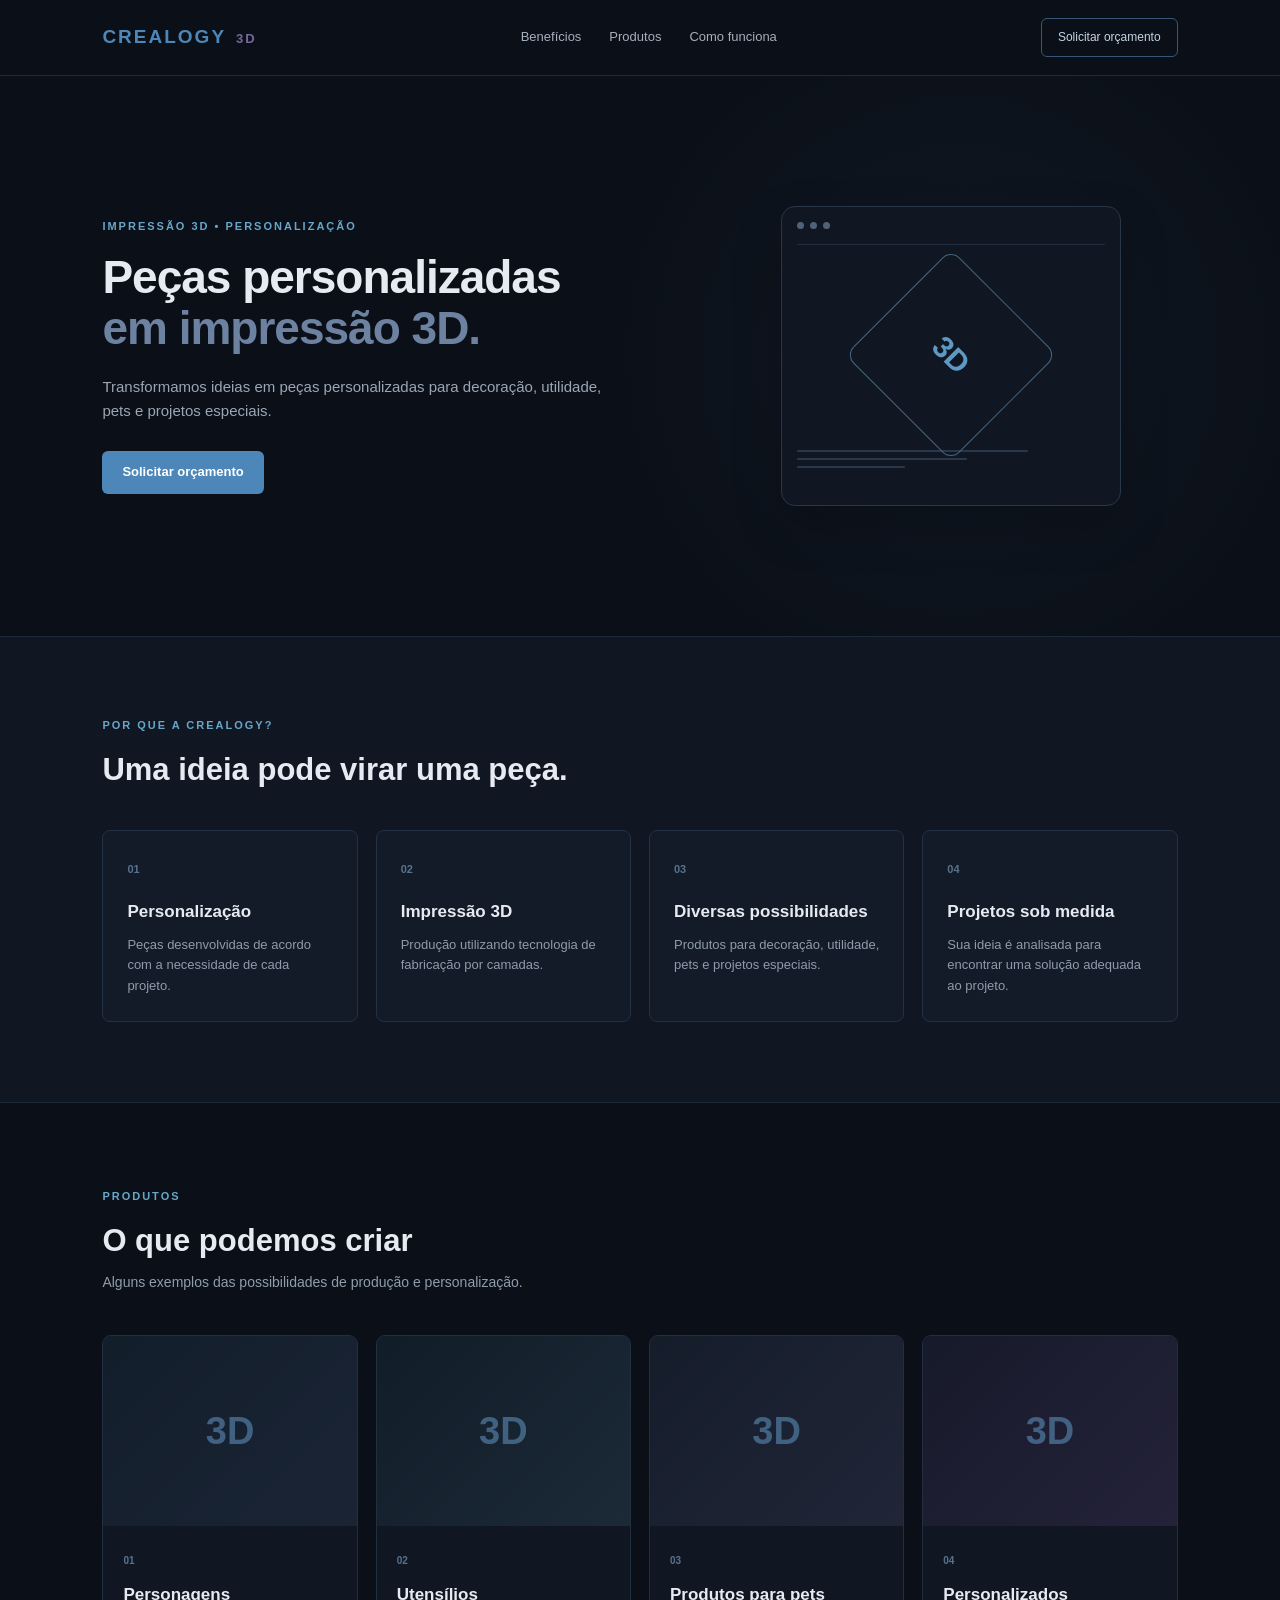
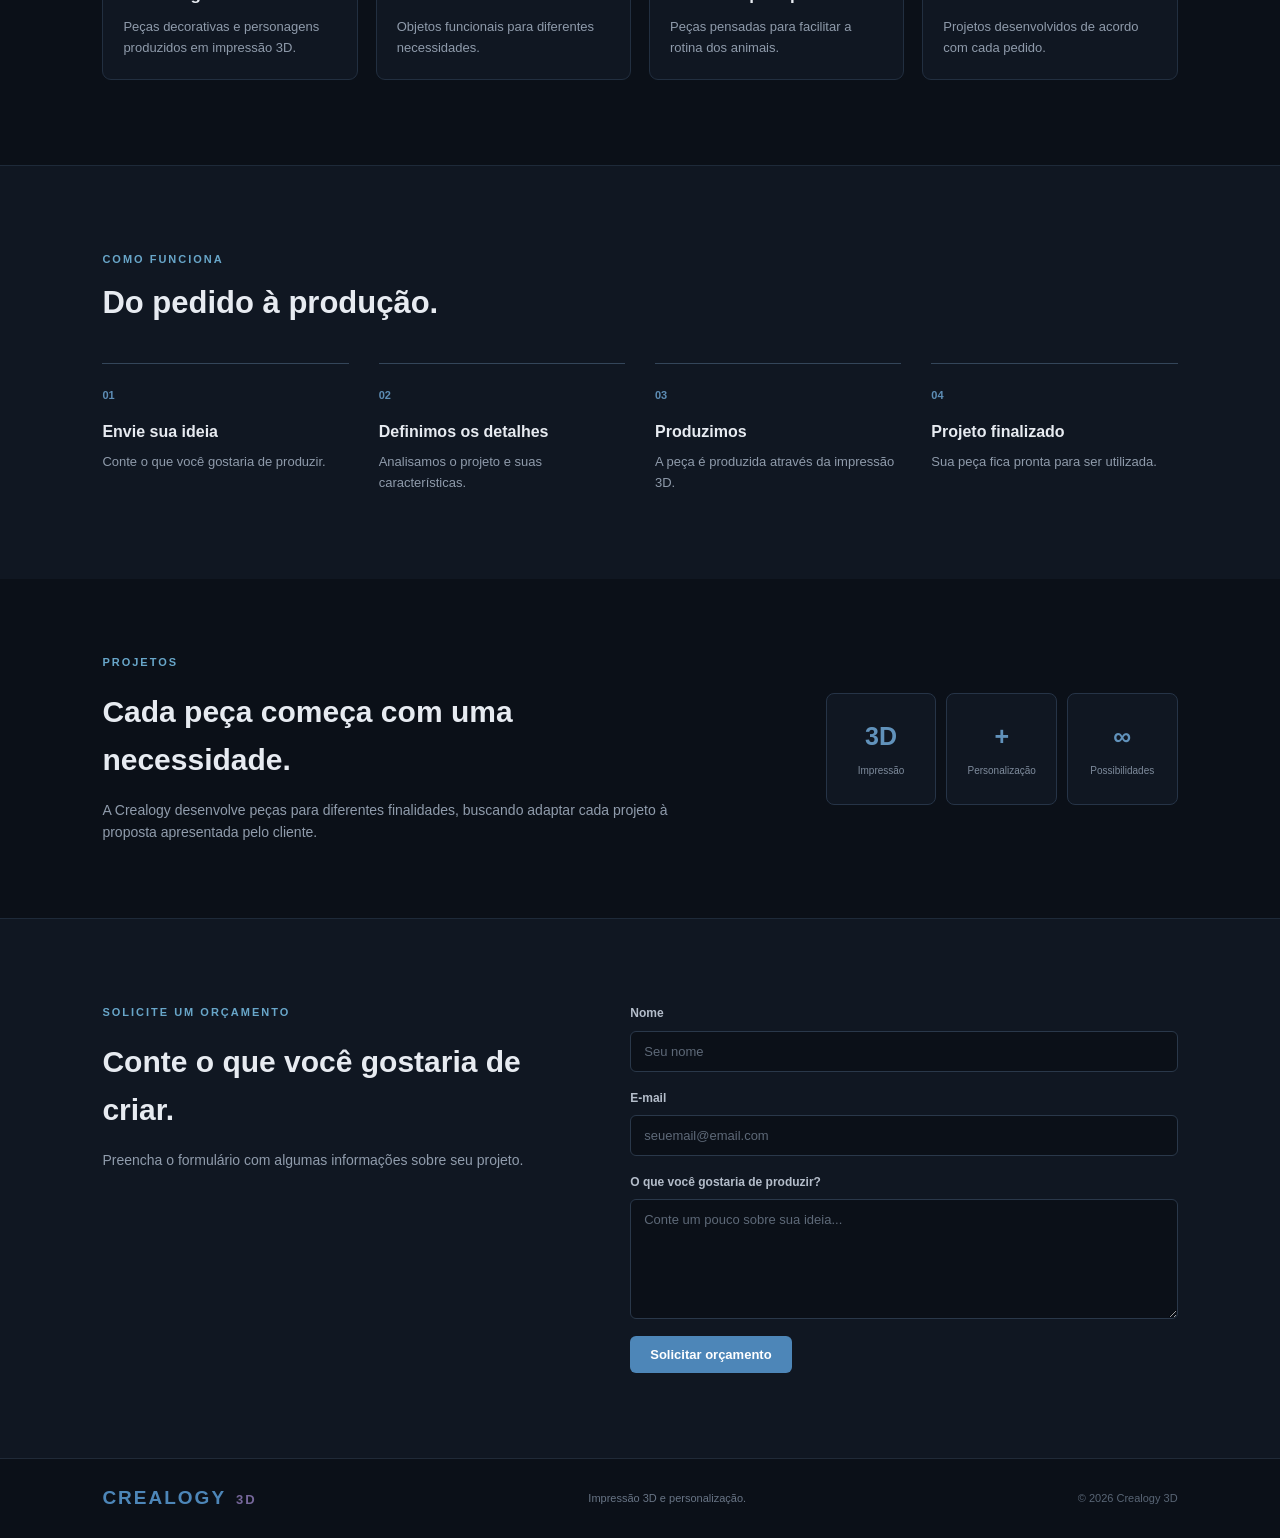
<file: index.html>
<!DOCTYPE html>
<html lang="pt-BR">

<head>
    <meta charset="UTF-8">
    <meta name="viewport" content="width=device-width, initial-scale=1.0">

    <title>Crealogy 3D | Impressão 3D</title>

    <link rel="stylesheet" href="style.css">
</head>

<body>


   <header>

        <div class="marca">
        CREALOGY <span>3D</span>
        </div>

        <nav>
            <a href="#beneficios">Benefícios</a>
            <a href="#produtos">Produtos</a>
            <a href="#processo">Como funciona</a>
        </nav>

        <a href="#orcamento" class="botao-menu">
        Solicitar orçamento
        </a>

    </header>


    <main>


        <section class="hero">

            <div class="hero-conteudo">

                <p class="etiqueta">
                    IMPRESSÃO 3D • PERSONALIZAÇÃO
                </p>

                <h1>
                    Peças personalizadas
                    <span>em impressão 3D.</span>
                </h1>

                <p class="subtitulo">
                    Transformamos ideias em peças personalizadas
                    para decoração, utilidade, pets e projetos especiais.
                </p>

                <a href="#orcamento" class="botao-principal">
                    Solicitar orçamento
                </a>

            </div>



            <div class="hero-visual">

                <div class="visual-card">

                    <div class="visual-topo">
                        <span></span>
                        <span></span>
                        <span></span>
                    </div>

                    <div class="objeto-3d">
                        3D
                    </div>

                    <div class="linhas">
                        <i></i>
                        <i></i>
                        <i></i>
                    </div>

                </div>

            </div>

        </section>



        <section id="beneficios" class="beneficios">

            <div class="titulo-secao">

                <p class="etiqueta">
                    POR QUE A CREALOGY?
                </p>

                <h2>
                    Uma ideia pode virar uma peça.
                </h2>

            </div>


            <div class="beneficios-grid">

                <div class="beneficio">

                    <span class="numero">
                        01
                    </span>

                    <h3>
                        Personalização
                    </h3>

                    <p>
                        Peças desenvolvidas de acordo com
                        a necessidade de cada projeto.
                    </p>

                </div>


                <div class="beneficio">

                    <span class="numero">
                        02
                    </span>

                    <h3>
                        Impressão 3D
                    </h3>

                    <p>
                        Produção utilizando tecnologia
                        de fabricação por camadas.
                    </p>

                </div>


                <div class="beneficio">

                    <span class="numero">
                        03
                    </span>

                    <h3>
                        Diversas possibilidades
                    </h3>

                    <p>
                        Produtos para decoração, utilidade,
                        pets e projetos especiais.
                    </p>

                </div>


                <div class="beneficio">

                    <span class="numero">
                        04
                    </span>

                    <h3>
                        Projetos sob medida
                    </h3>

                    <p>
                        Sua ideia é analisada para encontrar
                        uma solução adequada ao projeto.
                    </p>

                </div>

            </div>

        </section>



        <section id="produtos" class="produtos">

            <div class="titulo-secao">

                <p class="etiqueta">
                    PRODUTOS
                </p>

                <h2>
                    O que podemos criar
                </h2>

                <p class="texto-secao">
                    Alguns exemplos das possibilidades
                    de produção e personalização.
                </p>

            </div>


            <div class="produtos-grid">

                <article class="produto">

                    <div class="produto-visual personagem">
                        <span>3D</span>
                    </div>

                    <div class="produto-info">

                        <span>
                            01
                        </span>

                        <h3>
                            Personagens
                        </h3>

                        <p>
                            Peças decorativas e personagens
                            produzidos em impressão 3D.
                        </p>

                    </div>

                </article>


                <article class="produto">

                    <div class="produto-visual utensilio">
                        <span>3D</span>
                    </div>

                    <div class="produto-info">

                        <span>
                            02
                        </span>

                        <h3>
                            Utensílios
                        </h3>

                        <p>
                            Objetos funcionais para diferentes
                            necessidades.
                        </p>

                    </div>

                </article>


                <article class="produto">

                    <div class="produto-visual pet">
                        <span>3D</span>
                    </div>

                    <div class="produto-info">

                        <span>
                            03
                        </span>

                        <h3>
                            Produtos para pets
                        </h3>

                        <p>
                            Peças pensadas para facilitar
                            a rotina dos animais.
                        </p>

                    </div>

                </article>


                <article class="produto">

                    <div class="produto-visual personalizado">
                        <span>3D</span>
                    </div>

                    <div class="produto-info">

                        <span>
                            04
                        </span>

                        <h3>
                            Personalizados
                        </h3>

                        <p>
                            Projetos desenvolvidos de acordo
                            com cada pedido.
                        </p>

                    </div>

                </article>

            </div>

        </section>



        <section id="processo" class="processo">

            <div class="titulo-secao">

                <p class="etiqueta">
                    COMO FUNCIONA
                </p>

                <h2>
                    Do pedido à produção.
                </h2>

            </div>


            <div class="etapas">

                <div class="etapa">

                    <span>
                        01
                    </span>

                    <h3>
                        Envie sua ideia
                    </h3>

                    <p>
                        Conte o que você gostaria
                        de produzir.
                    </p>

                </div>


                <div class="etapa">

                    <span>
                        02
                    </span>

                    <h3>
                        Definimos os detalhes
                    </h3>

                    <p>
                        Analisamos o projeto e suas
                        características.
                    </p>

                </div>


                <div class="etapa">

                    <span>
                        03
                    </span>

                    <h3>
                        Produzimos
                    </h3>

                    <p>
                        A peça é produzida através
                        da impressão 3D.
                    </p>

                </div>


                <div class="etapa">

                    <span>
                        04
                    </span>

                    <h3>
                        Projeto finalizado
                    </h3>

                    <p>
                        Sua peça fica pronta para
                        ser utilizada.
                    </p>

                </div>

            </div>

        </section>


        

        <section class="prova-social">

            <div class="prova-conteudo">

                <p class="etiqueta">
                    PROJETOS
                </p>

                <h2>
                    Cada peça começa com uma necessidade.
                </h2>

                <p>
                    A Crealogy desenvolve peças para diferentes
                    finalidades, buscando adaptar cada projeto
                    à proposta apresentada pelo cliente.
                </p>

            </div>


            <div class="prova-numeros">

                <div>
                    <strong>3D</strong>
                    <span>Impressão</span>
                </div>

                <div>
                    <strong>+</strong>
                    <span>Personalização</span>
                </div>

                <div>
                    <strong>∞</strong>
                    <span>Possibilidades</span>
                </div>

            </div>

        </section>



        <section id="orcamento" class="orcamento">

            <div class="formulario-intro">

                <p class="etiqueta">
                    SOLICITE UM ORÇAMENTO
                </p>

                <h2>
                    Conte o que você gostaria de criar.
                </h2>

                <p>
                    Preencha o formulário com algumas informações
                    sobre seu projeto.
                </p>

            </div>


            <form>

                <div class="campo">

                    <label for="nome">
                        Nome
                    </label>

                    <input
                        type="text"
                        id="nome"
                        name="nome"
                        placeholder="Seu nome"
                    >

                </div>


                <div class="campo">

                    <label for="email">
                        E-mail
                    </label>

                    <input
                        type="email"
                        id="email"
                        name="email"
                        placeholder="seuemail@email.com"
                    >

                </div>


                <div class="campo">

                    <label for="projeto">
                        O que você gostaria de produzir?
                    </label>

                    <textarea
                        id="projeto"
                        name="projeto"
                        rows="5"
                        placeholder="Conte um pouco sobre sua ideia..."
                    ></textarea>

                </div>


                <button type="submit">
                    Solicitar orçamento
                </button>

            </form>

        </section>

    </main>



    <footer>

        <div class="marca">
        CREALOGY <span>3D</span>
        </div>

        <p>
        Impressão 3D e personalização.
        </p>

        <p class="copyright">
        © 2026 Crealogy 3D
        </p>

    </footer>

</body>

</html>
</file>
<file: style.css>
* {
    margin: 0;
    padding: 0;
    box-sizing: border-box;
}

html {
    scroll-behavior: smooth;
}

body {
    font-family: Arial, Helvetica, sans-serif;

    background: #0b1018;

    color: #e7ebf1;

    line-height: 1.6;
}

header {
    height: 76px;

    padding: 0 8%;

    display: flex;

    align-items: center;

    justify-content: space-between;

    border-bottom: 1px solid #202a38;

    background: #0b1018;
}


/* MENU */

nav {
    display: flex;

    gap: 28px;
}

nav a {
    color: #a5afbd;

    text-decoration: none;

    font-size: 13px;

    transition: 0.2s;
}

nav a:hover {
    color: #68a6c9;
}


/* BOTÃO DO MENU */

.botao-menu {
    padding: 9px 16px;

    border: 1px solid #385777;

    border-radius: 6px;

    color: #c4d3e2;

    text-decoration: none;

    font-size: 12px;

    transition: 0.2s;
}

.botao-menu:hover {
    background: #172536;

    border-color: #527da4;
}


/* =========================
   HERO
========================= */

.hero {
    min-height: 560px;

    padding: 75px 8%;

    display: grid;

    grid-template-columns: 1.1fr 0.9fr;

    align-items: center;

    gap: 70px;

    background:
        radial-gradient(
            circle at 75% 50%,
            rgba(75, 119, 168, 0.08),
            transparent 35%
        );
}


.hero-conteudo {
    max-width: 620px;
}


/* ETIQUETA */

.etiqueta {
    margin-bottom: 16px;

    color: #68a6c9;

    font-size: 11px;

    font-weight: bold;

    letter-spacing: 2px;
}


/* HEADLINE */

.hero h1 {
    max-width: 580px;

    font-size: 46px;

    line-height: 1.12;

    letter-spacing: -1px;

    margin-bottom: 20px;
}

.hero h1 span {
    display: block;

    color: #6d82a1;
}


/* SUBTÍTULO */

.subtitulo {
    max-width: 500px;

    margin-bottom: 28px;

    color: #9ba6b5;

    font-size: 15px;
}


/* CTA */

.botao-principal {
    display: inline-block;

    padding: 11px 20px;

    border-radius: 6px;

    background: #4d86b8;

    color: #ffffff;

    text-decoration: none;

    font-size: 13px;

    font-weight: bold;

    transition: 0.2s;
}

.botao-principal:hover {
    background: #5b96ca;

    transform: translateY(-2px);
}


/* =========================
   VISUAL DO HERO
========================= */

.hero-visual {
    display: flex;

    justify-content: center;
}


.visual-card {
    width: 340px;

    height: 300px;

    padding: 15px;

    position: relative;

    border: 1px solid #26374a;

    border-radius: 14px;

    background: #101722;

    box-shadow: 0 20px 50px rgba(0, 0, 0, 0.20);
}


.visual-topo {
    display: flex;

    gap: 6px;

    padding-bottom: 15px;

    border-bottom: 1px solid #202d3e;
}


.visual-topo span {
    width: 7px;

    height: 7px;

    border-radius: 50%;

    background: #50627a;
}


.objeto-3d {
    width: 150px;

    height: 150px;

    margin: 35px auto 20px;

    display: flex;

    align-items: center;

    justify-content: center;

    border: 1px solid #476582;

    border-radius: 12px;

    transform: rotate(45deg);

    color: #5f99c3;

    font-size: 30px;

    font-weight: bold;
}


.objeto-3d::first-letter {
    color: #76679a;
}


.linhas {
    display: flex;

    flex-direction: column;

    gap: 6px;

    margin-top: 20px;
}


.linhas i {
    display: block;

    height: 2px;

    background: #28384a;

    border-radius: 5px;
}


.linhas i:nth-child(1) {
    width: 75%;
}

.linhas i:nth-child(2) {
    width: 55%;
}

.linhas i:nth-child(3) {
    width: 35%;
}


/* =========================
   TÍTULOS
========================= */

.titulo-secao {
    max-width: 620px;

    margin-bottom: 42px;
}


.titulo-secao h2 {
    font-size: 31px;

    line-height: 1.2;

    margin-bottom: 12px;
}


.texto-secao {
    max-width: 500px;

    color: #909cac;

    font-size: 14px;
}


/* =========================
   BENEFÍCIOS
========================= */

.beneficios {
    padding: 80px 8%;

    background: #101722;

    border-top: 1px solid #1e2a39;

    border-bottom: 1px solid #1e2a39;
}


.beneficios-grid {
    display: grid;

    grid-template-columns: repeat(4, 1fr);

    gap: 18px;
}


.beneficio {
    padding: 24px;

    border: 1px solid #243143;

    border-radius: 8px;

    background: #121b27;
}


.numero {
    color: #58728e;

    font-size: 11px;

    font-weight: bold;
}


.beneficio h3 {
    margin: 18px 0 9px;

    font-size: 17px;
}


.beneficio p {
    color: #8f9bab;

    font-size: 13px;
}


/* =========================
   PRODUTOS
========================= */

.produtos {
    padding: 85px 8%;
}


.produtos-grid {
    display: grid;

    grid-template-columns: repeat(4, 1fr);

    gap: 18px;
}


.produto {
    overflow: hidden;

    border: 1px solid #222f40;

    border-radius: 9px;

    background: #101722;

    transition: 0.2s;
}


.produto:hover {
    transform: translateY(-4px);

    border-color: #3b5875;
}


/* VISUAL DOS PRODUTOS */

.produto-visual {
    height: 190px;

    display: flex;

    align-items: center;

    justify-content: center;

    background: #151f2c;
}


.produto-visual span {
    font-size: 38px;

    font-weight: bold;

    color: #527da4;

    opacity: 0.7;
}


.personagem {
    background:
        linear-gradient(
            135deg,
            #131e2b,
            #1a2435
        );
}


.utensilio {
    background:
        linear-gradient(
            135deg,
            #111d28,
            #1c2937
        );
}


.pet {
    background:
        linear-gradient(
            135deg,
            #151c2a,
            #202637
        );
}


.personalizado {
    background:
        linear-gradient(
            135deg,
            #171a2a,
            #242239
        );
}


/* INFORMAÇÕES */

.produto-info {
    padding: 20px;
}


.produto-info > span {
    color: #58728e;

    font-size: 10px;

    font-weight: bold;
}


.produto-info h3 {
    margin: 9px 0;

    font-size: 17px;
}


.produto-info p {
    color: #8f9bab;

    font-size: 13px;
}


/* =========================
   PROCESSO
========================= */

.processo {
    padding: 85px 8%;

    background: #101722;

    border-top: 1px solid #1e2a39;
}


.etapas {
    display: grid;

    grid-template-columns: repeat(4, 1fr);

    gap: 30px;
}


.etapa {
    padding-top: 17px;

    border-top: 1px solid #34465a;
}


.etapa > span {
    color: #5d8db5;

    font-size: 11px;

    font-weight: bold;
}


.etapa h3 {
    margin: 12px 0 8px;

    font-size: 16px;
}


.etapa p {
    color: #8f9bab;

    font-size: 13px;
}


/* =========================
   PROVA SOCIAL
========================= */

.prova-social {
    padding: 75px 8%;

    display: grid;

    grid-template-columns: 1.3fr 0.7fr;

    gap: 70px;

    align-items: center;
}


.prova-conteudo {
    max-width: 600px;
}


.prova-conteudo h2 {
    margin-bottom: 15px;

    font-size: 30px;
}


.prova-conteudo > p:last-child {
    color: #909cac;

    font-size: 14px;
}


/* NÚMEROS */

.prova-numeros {
    display: grid;

    grid-template-columns: repeat(3, 1fr);

    gap: 10px;
}


.prova-numeros div {
    padding: 22px 10px;

    text-align: center;

    border: 1px solid #263447;

    border-radius: 8px;

    background: #101722;
}


.prova-numeros strong {
    display: block;

    color: #6192bb;

    font-size: 25px;
}


.prova-numeros span {
    color: #7e8b9c;

    font-size: 10px;
}


/* =========================
   FORMULÁRIO
========================= */

.orcamento {
    padding: 85px 8%;

    display: grid;

    grid-template-columns: 0.9fr 1.1fr;

    gap: 80px;

    background: #101722;

    border-top: 1px solid #1e2a39;
}


.formulario-intro {
    max-width: 470px;
}


.formulario-intro h2 {
    margin-bottom: 15px;

    font-size: 30px;
}


.formulario-intro > p:last-child {
    color: #909cac;

    font-size: 14px;
}


/* FORM */

form {
    display: flex;

    flex-direction: column;

    gap: 17px;
}


.campo {
    display: flex;

    flex-direction: column;

    gap: 7px;
}


.campo label {
    color: #b4bdca;

    font-size: 12px;

    font-weight: bold;
}


.campo input,
.campo textarea {
    width: 100%;

    padding: 12px 13px;

    border: 1px solid #2a384a;

    border-radius: 6px;

    outline: none;

    background: #0b1018;

    color: #e7ebf1;

    font-family: Arial, Helvetica, sans-serif;

    font-size: 13px;

    transition: 0.2s;
}


.campo textarea {
    resize: vertical;

    min-height: 120px;
}


.campo input::placeholder,
.campo textarea::placeholder {
    color: #5e6978;
}


.campo input:focus,
.campo textarea:focus {
    border-color: #4d79a1;
}


form button {
    width: fit-content;

    padding: 11px 20px;

    border: none;

    border-radius: 6px;

    background: #4d86b8;

    color: #ffffff;

    font-size: 13px;

    font-weight: bold;

    cursor: pointer;

    transition: 0.2s;
}


form button:hover {
    background: #5b96ca;
}


/* =========================
   RODAPÉ
========================= */

footer {
    min-height: 80px;

    padding: 20px 8%;

    display: flex;

    align-items: center;

    justify-content: space-between;

    gap: 20px;

    border-top: 1px solid #202a38;

    color: #697586;
}

.marca {
    font-size: 19px;
    font-weight: bold;
    letter-spacing: 2px;
    color: #4d86b8;
}

.marca span {
    color: #76679a;
    font-size: 13px;
    margin-left: 3px;
}

footer p {
    font-size: 11px;
}


.copyright {
    color: #596575;
}


/* =========================
   TABLET
========================= */

@media (max-width: 900px) {

    header {
        height: auto;

        padding: 18px 6%;

        flex-wrap: wrap;

        gap: 18px;

        justify-content: center;
    }


    .hero {
        grid-template-columns: 1fr;

        text-align: center;

        padding: 65px 6%;
    }


    .hero-conteudo {
        margin: auto;
    }


    .subtitulo {
        margin-left: auto;

        margin-right: auto;
    }


    .hero-visual {
        max-width: 400px;

        width: 100%;

        margin: auto;
    }


    .beneficios-grid,
    .produtos-grid {
        grid-template-columns: repeat(2, 1fr);
    }


    .etapas {
        grid-template-columns: repeat(2, 1fr);
    }


    .prova-social {
        grid-template-columns: 1fr;
    }


    .orcamento {
        grid-template-columns: 1fr;

        gap: 40px;
    }


    footer {
        flex-wrap: wrap;

        justify-content: center;
    }

}


/* =========================
   CELULAR
========================= */

@media (max-width: 600px) {

    header {
        flex-direction: column;
    }


    nav {
        gap: 15px;

        flex-wrap: wrap;

        justify-content: center;
    }


    .botao-menu {
        display: none;
    }


    .hero {
        padding: 55px 6%;
    }


    .hero h1 {
        font-size: 35px;
    }


    .titulo-secao h2,
    .formulario-intro h2,
    .prova-conteudo h2 {
        font-size: 27px;
    }


    .hero-botoes {
        display: flex;

        justify-content: center;
    }


    .visual-card {
        width: 100%;

        max-width: 330px;
    }


    .beneficios-grid,
    .produtos-grid,
    .etapas {
        grid-template-columns: 1fr;
    }


    .prova-numeros {
        grid-template-columns: repeat(3, 1fr);
    }


    .contatos {
        flex-direction: column;
    }


    footer {
        flex-direction: column;

        text-align: center;
    }

}
</file>
